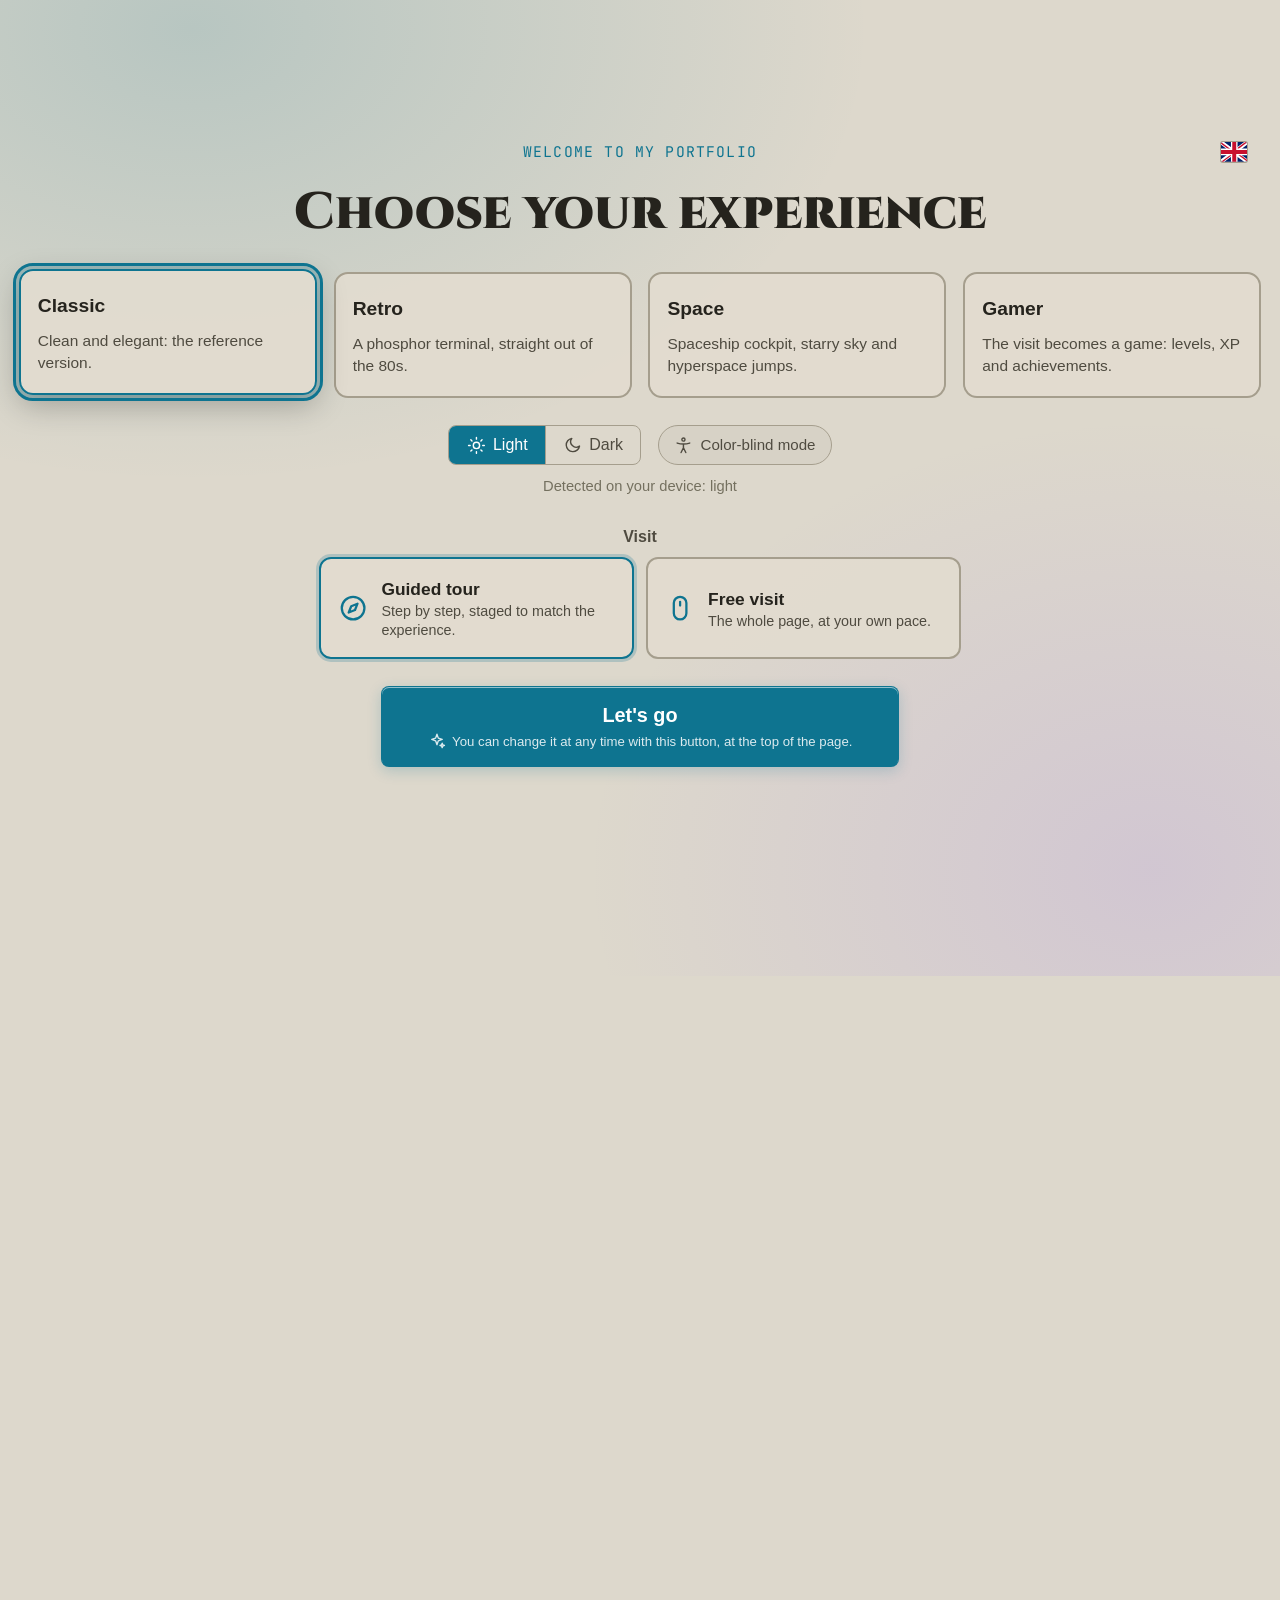
<file: index.html>
<!doctype html>
<html lang="fr">
<head>
<meta charset="utf-8">
<meta name="viewport" content="width=device-width, initial-scale=1">
<meta name="color-scheme" content="dark light">
<meta name="description" content="Portfolio de Pierre Bernard-Darmann, développeur full-stack orienté front-end et UX : du jeu vidéo VR à l'ERP web d'un groupe de distribution. Framework front maison, API PHP 8, PostgreSQL, UI/UX.">
<title>Pierre Bernard-Darmann - Développeur full-stack, front-end et UX</title>
<!-- Aperçu lors d'un partage (LinkedIn, messageries) : image à la racine, hors /assets/ bloqué par robots.txt -->
<link rel="canonical" href="https://frowards.github.io/">
<!-- Icône du site (photo) : à la racine, hors /assets/ bloqué par robots.txt -->
<link rel="icon" href="favicon.ico" sizes="16x16 32x32 48x48">
<link rel="icon" href="favicon-32.png" type="image/png" sizes="32x32">
<link rel="icon" href="favicon-192.png" type="image/png" sizes="192x192">
<link rel="apple-touch-icon" href="apple-touch-icon.png">
<meta property="og:type" content="website">
<meta property="og:url" content="https://frowards.github.io/">
<meta property="og:site_name" content="Pierre Bernard-Darmann">
<meta property="og:title" content="Pierre Bernard-Darmann - Développeur full-stack, front-end et UX">
<meta property="og:description" content="Du pixel à la base de données : un ERP web utilisé par 160+ magasins, design system, API PHP 8, PostgreSQL. Parcours, projets, CV et contact.">
<meta property="og:image" content="https://frowards.github.io/og-image.jpg">
<meta property="og:image:width" content="1200">
<meta property="og:image:height" content="627">
<meta property="og:image:alt" content="Page d'accueil du portfolio de Pierre Bernard-Darmann">
<meta property="og:locale" content="fr_FR">
<meta property="og:locale:alternate" content="en_US">
<meta name="twitter:card" content="summary_large_image">
<link rel="preconnect" href="https://fonts.googleapis.com">
<link rel="preconnect" href="https://fonts.gstatic.com" crossorigin>
<link href="https://fonts.googleapis.com/css2?family=Cinzel:wght@400;700;900&family=JetBrains+Mono:wght@400;600&family=VT323&family=Orbitron:wght@500;700;900&family=Exo+2:wght@400;500;600;700&family=Press+Start+2P&display=swap" rel="stylesheet">
<link rel="stylesheet" href="css/main.css">
<!-- Thème et expérience appliqués avant le premier affichage (script classique, bloquant) -->
<script src="js/boot/anti-flash.js"></script>
</head>
<body>

<!-- ================= MODE DALTONIEN : filtres de correction (css/features/a11y) =================
     Daltonisation : simulation Machado et al. (2009), erreur reportée sur les canaux
     perçus (Fidaner et al.). Une matrice par type, appliquée à toute la page. -->
<svg class="pb-cvd-filters" width="0" height="0" aria-hidden="true" focusable="false">
  <filter id="pb-cvd-deutan"><feColorMatrix type="matrix" values="1 0 0 0 0  0.1628 0.7250 0.1122 0 0  0.4547 -0.6454 1.1907 0 0  0 0 0 1 0"/></filter>
  <filter id="pb-cvd-protan"><feColorMatrix type="matrix" values="1 0 0 0 0  0.4789 0.4769 0.0442 0 0  0.5973 -0.6887 1.0914 0 0  0 0 0 1 0"/></filter>
  <filter id="pb-cvd-tritan"><feColorMatrix type="matrix" values="0.7412 -0.4072 0.6660 0 0  0.0751 0.5852 0.3397 0 0  0 0 1 0 0  0 0 0 1 0"/></filter>
</svg>

<!-- ================= FONDS ANIMÉS (particules, fluide WebGL) ================= -->
<canvas id="pb-particles" hidden aria-hidden="true"></canvas>
<canvas id="pb-fluid" hidden aria-hidden="true"></canvas>

<!-- ================= EN-TÊTE ================= -->
<header class="topbar">
  <div class="topbar-inner">
    <a class="brand" href="#haut">
      <span class="brand-name logo-text">Pierre Bernard-Darmann</span>
    </a>
    <div class="topbar-actions">
      <button type="button" class="toggle-btn" id="btn-mode" aria-label="Passer en mode clair">
        <svg data-icon="sun" class="mode-sun"></svg>
        <svg data-icon="moon" class="mode-moon" hidden></svg>
      </button>
      <button type="button" class="toggle-btn" id="btn-theme" data-i18n-aria="THEME.OPEN_ARIA" aria-label="Options d'affichage">
        <svg data-icon="settings"></svg>
      </button>
      <button type="button" class="toggle-btn" id="btn-lang" aria-label="Switch language"></button>
    </div>
  </div>
</header>

<!-- ================= OPTIONS D'AFFICHAGE (roue crantée du header) ================= -->
<div class="theme-panel" id="theme-panel" hidden>
  <div class="theme-panel__backdrop" data-close></div>
  <div class="theme-panel__card" role="dialog" aria-modal="true" aria-labelledby="theme-panel-title">
    <div class="theme-panel__head">
      <h3 id="theme-panel-title" data-i18n="THEME.TITLE">Options d'affichage</h3>
      <button type="button" class="toggle-btn" data-close data-i18n-aria="THEME.CLOSE" aria-label="Fermer">
        <svg data-icon="close"></svg>
      </button>
    </div>
    <div class="theme-panel__body">
      <label class="switch-row">
        <span data-i18n="THEME.MASCOT">Mascotte (Pierre et son dragon)</span>
        <span class="switch"><input type="checkbox" id="opt-mascot"><span class="track"></span></span>
      </label>
      <fieldset class="cvd-options">
        <legend data-i18n="THEME.CVD">Mode daltonien</legend>
        <div class="cvd-grid">
          <label class="cvd-opt">
            <input type="radio" name="cvd" value="off">
            <span class="cvd-opt__sw" aria-hidden="true"><i style="--c: #E53935"></i><i style="--c: #43A047"></i><i style="--c: #1E88E5"></i><i style="--c: #FDD835"></i></span>
            <span class="cvd-opt__name" data-i18n="THEME.CVD_OFF">Désactivé</span>
            <span class="cvd-opt__hint" data-i18n="THEME.CVD_OFF_HINT">Couleurs d'origine</span>
          </label>
          <label class="cvd-opt">
            <input type="radio" name="cvd" value="deutan">
            <span class="cvd-opt__sw" aria-hidden="true"><i style="--c: #E53935"></i><i style="--c: #43A047"></i></span>
            <span class="cvd-opt__name" data-i18n="THEME.CVD_DEUTAN">Deutéranopie</span>
            <span class="cvd-opt__hint" data-i18n="THEME.CVD_DEUTAN_HINT">Rouge et vert confondus, la plus courante</span>
          </label>
          <label class="cvd-opt">
            <input type="radio" name="cvd" value="protan">
            <span class="cvd-opt__sw" aria-hidden="true"><i style="--c: #E53935"></i><i style="--c: #43A047"></i></span>
            <span class="cvd-opt__name" data-i18n="THEME.CVD_PROTAN">Protanopie</span>
            <span class="cvd-opt__hint" data-i18n="THEME.CVD_PROTAN_HINT">Rouge et vert confondus, rouges assombris</span>
          </label>
          <label class="cvd-opt">
            <input type="radio" name="cvd" value="tritan">
            <span class="cvd-opt__sw" aria-hidden="true"><i style="--c: #1E88E5"></i><i style="--c: #FDD835"></i></span>
            <span class="cvd-opt__name" data-i18n="THEME.CVD_TRITAN">Tritanopie</span>
            <span class="cvd-opt__hint" data-i18n="THEME.CVD_TRITAN_HINT">Bleu et jaune confondus</span>
          </label>
        </div>
      </fieldset>
    </div>
  </div>
</div>

<main id="haut">

  <!-- ================= HÉROS ================= -->
  <section class="hero">
    <div class="wrap hero-grid">
      <div>
        <div class="hero-id">
          <img class="pb-photo hero-photo" src="assets/img/pierre.jpg" width="360" height="360" alt="Pierre Bernard-Darmann">
          <div class="hero-id__txt">
            <strong class="hero-name">Pierre Bernard-Darmann</strong>
            <span class="status-pill"><span class="status-dot" aria-hidden="true"></span><span data-i18n="HERO.STATUS">Ouvert aux nouvelles opportunités</span></span>
          </div>
        </div>
        <span class="eyebrow" data-i18n="HERO.EYEBROW">Développeur full-stack - Front-end et UX</span>
        <h1><span data-i18n="HERO.TITLE_1">Du pixel à la</span> <span class="logo-text" data-i18n="HERO.TITLE_2">base de données</span>.</h1>
        <p class="lead" data-i18n-html="HERO.LEAD">
          Formé au jeu vidéo, passé par la VR et les serious games, je conçois aujourd'hui
          l'ERP web d'un groupe de distribution, utilisé chaque jour par des centaines de personnes :
          interfaces, logique métier, API et bases de données. Et ce que je préfère,
          c'est la partie que l'on voit et que l'on touche : l'UX et l'UI.
        </p>
        <div class="hero-actions">
          <a class="btn btn-primary" href="#contact" data-i18n="HERO.BTN_CONTACT">Me contacter</a>
          <a class="btn btn-ghost" href="#ceres" data-i18n="HERO.BTN_WORK">Voir mon travail</a>
          <!-- CV : PDF ouvert dans un nouvel onglet (lecture, impression, téléchargement) ;
               adresse posée par Contact.hydrate, absente des sources (robots) -->
          <a class="btn btn-ghost" href="#contact" data-pb-contact="cv" target="_blank" rel="noopener nofollow">
            <svg data-icon="file-text"></svg>
            <span data-i18n="HERO.BTN_CV">Voir mon CV</span>
          </a>
        </div>
      </div>

      <!-- Élément signature : la fenêtre-lanceur, clin d'oeil aux écosystèmes
           d'applications que je construis au quotidien -->
      <div class="launcher-wrap">
        <canvas class="launcher-fx" aria-hidden="true"></canvas>
        <div class="launcher glass" role="img" data-i18n-aria="LAUNCH.ARIA" aria-label="Fenêtre d'application listant mes domaines : interfaces web, design system, API PHP, PostgreSQL, Delphi, expérience utilisateur">
          <div class="launcher-chrome">
            <span class="launcher-dots" aria-hidden="true"><span></span><span></span><span></span></span>
            <span class="launcher-title" data-i18n="LAUNCH.TITLE">mon-quotidien.app</span>
          </div>
          <div class="launcher-grid" aria-hidden="true">
            <div class="tile">
              <svg data-icon="monitor"></svg>
              <b data-i18n="LAUNCH.T1">Interfaces web</b><small data-i18n="LAUNCH.S1">130+ écrans métier</small>
            </div>
            <div class="tile">
              <svg data-icon="grid"></svg>
              <b>Design system</b><small data-i18n="LAUNCH.S2">30+ composants</small>
            </div>
            <div class="tile">
              <svg data-icon="php"></svg>
              <b>API PHP 8</b><small data-i18n="LAUNCH.S3">REST, sur mesure</small>
            </div>
            <div class="tile">
              <svg data-icon="postgresql"></svg>
              <b>PostgreSQL</b><small data-i18n="LAUNCH.S4">modélisation, audit</small>
            </div>
            <div class="tile">
              <svg data-icon="delphi"></svg>
              <b>Delphi</b><small data-i18n="LAUNCH.S5">outils historiques</small>
            </div>
            <div class="tile">
              <svg data-icon="user"></svg>
              <b>UI / UX</b><small data-i18n="LAUNCH.S6">de l'idée à l'écran</small>
            </div>
          </div>
          <div class="launcher-status" aria-hidden="true">
            <span data-i18n="LAUNCH.STATUS">6 domaines chargés</span>
            <span class="ok" data-i18n="LAUNCH.PROD">● en production</span>
          </div>
        </div>
      </div>
    </div>
  </section>

  <!-- ================= CERES ================= -->
  <section id="ceres" class="alt">
    <div class="wrap split">
      <div class="section-head reveal">
        <span class="eyebrow" data-i18n="CERES.EYEBROW">Projet principal</span>
        <div class="title-logo-row">
          <!-- Logo Ceres : image multicolore (fichier), pas une icône du registre -->
          <img class="ceres-logo" src="assets/img/ceres-logo.svg" alt="" aria-hidden="true">
          <h2 data-i18n-html="CERES.TITLE">Ceres : faire passer l'<span class="term" data-tip="TIP.ERP">ERP</span> d'un groupe de distribution au web</h2>
        </div>
        <p data-i18n-html="CERES.INTRO">
          Chez le Groupe Blachère, acteur national de la distribution de fruits et légumes
          avec plus de 160 magasins (Mangeons Frais, Provenc'Halles et d'autres enseignes),
          je suis à l'initiative de la migration de l'ERP interne : des applications Delphi
          vers Ceres, une plateforme web moderne, de la proposition à la mise en œuvre en
          passant par la conception. Achats, tarifs, prévisions, logistique, facturation,
          supervision : plus de 130 écrans métier, construits sur un framework maison dont
          j'ai co-élaboré les logiques de création, et dont environ 90 % de l'interface est
          de ma main, du design au code.
        </p>
      </div>

      <div class="section-body">
        <!-- Mini-graphiques des indicateurs : chaque tracé est propre à son KPI et
             animé en CSS (stats.css) ; illustrations uniques, gardées en ligne -->
        <div class="stats reveal">
          <div class="stat glass">
            <div class="stat-top"><b>130+</b>
              <svg class="stat-viz" viewBox="0 0 64 28" aria-hidden="true">
                <path class="viz-area" d="M2 24 L12 20 L22 21 L32 14 L42 12 L52 8 L62 4 V26 H2 Z"/>
                <path class="viz-line" d="M2 24 L12 20 L22 21 L32 14 L42 12 L52 8 L62 4"/>
              </svg>
            </div>
            <span data-i18n="CERES.STAT_1">écrans métier, et plus de 100 onglets</span>
          </div>
          <div class="stat glass">
            <div class="stat-top"><b>30+</b>
              <svg class="stat-viz" viewBox="0 0 64 28" aria-hidden="true"><g class="viz-bars">
                  <rect x="4" y="16" width="7" height="10" rx="1.5"/>
                  <rect x="15" y="12" width="7" height="14" rx="1.5"/>
                  <rect x="26" y="18" width="7" height="8" rx="1.5"/>
                  <rect x="37" y="8" width="7" height="18" rx="1.5"/>
                  <rect x="48" y="4" width="7" height="22" rx="1.5"/>
              </g></svg>
            </div>
            <span data-i18n="CERES.STAT_2">composants réutilisables du design system</span>
          </div>
          <div class="stat glass">
            <div class="stat-top"><b>2</b>
              <svg class="stat-viz stat-viz--donut" viewBox="0 0 28 28" aria-hidden="true">
                <circle class="viz-donut-track" cx="14" cy="14" r="10"/>
                <circle class="viz-donut-seg" cx="14" cy="14" r="10" transform="rotate(-90 14 14)"/>
              </svg>
            </div>
            <span data-i18n="CERES.STAT_3">langues gérées nativement (FR / EN)</span>
          </div>
          <div class="stat glass" data-tip="TIP.STAT0">
            <div class="stat-top"><b>0</b>
              <svg class="stat-viz" viewBox="0 0 64 28" aria-hidden="true">
                <path class="viz-line viz-flat" d="M2 22 L62 22"/>
              </svg>
            </div>
            <span data-i18n="CERES.STAT_4">framework front externe : tout est maison</span>
          </div>
        </div>

        <div class="cards">
          <div class="card glass reveal">
            <svg data-icon="file-text"></svg>
            <h3 data-i18n="CERES.CARD_1_T" data-tip="TIP.FRAMEWORK">Architecture front</h3>
            <p data-i18n-html="CERES.CARD_1_P">Co-conception d'un framework en JavaScript natif (modules ES) : routage, composants, cache, gestion des droits, internationalisation, versioning et déploiement par page.</p>
          </div>
          <div class="card glass reveal fav">
            <svg data-icon="focus"></svg>
            <!-- Cœur « liquide » : illustration animée (vague découpée par un clipPath
                 dont l'id doit être unique dans la page), gardée en ligne -->
            <span class="fav-badge" data-tip="FAV.BADGE" data-i18n-aria="FAV.BADGE" aria-label="Ce que je préfère" role="img"><svg viewBox="0 1.25 24 24" aria-hidden="true"><defs><clipPath id="favclip-a"><path d="M12 21s-7.5-4.6-9.5-9.2C1.2 8.6 3.4 5.5 6.5 5.5c2 0 3.7 1.2 5.5 3.2 1.8-2 3.5-3.2 5.5-3.2 3.1 0 5.3 3.1 4 6.3C19.5 16.4 12 21 12 21z"/></clipPath></defs><path class="fav-heart-outline" d="M12 21s-7.5-4.6-9.5-9.2C1.2 8.6 3.4 5.5 6.5 5.5c2 0 3.7 1.2 5.5 3.2 1.8-2 3.5-3.2 5.5-3.2 3.1 0 5.3 3.1 4 6.3C19.5 16.4 12 21 12 21z"/><g clip-path="url(#favclip-a)"><g class="fav-liquid-bob"><path class="fav-liquid" d="M0 12.8 Q3 9.6 6 12.8 T12 12.8 T18 12.8 T24 12.8 T30 12.8 T36 12.8 T42 12.8 T48 12.8 V26 H0 Z"/></g></g></svg></span>
            <h3 data-i18n="CERES.CARD_2_T">UI / UX de bout en bout</h3>
            <p data-i18n-html="CERES.CARD_2_P">Environ 90 % de l'interface de Ceres, du design au code : design system, système de thèmes très poussé (effets de fond animés, fluide WebGL, fonds de page, décorations, thèmes d'événements, export / import) et bien plus encore. Le panneau de personnalisation de ce site (roue crantée en haut à droite) en reprend les grandes idées : essayez-le !</p>
          </div>
          <div class="card glass reveal">
            <svg data-icon="terminal"></svg>
            <h3 data-i18n="CERES.CARD_3_T">API et logique métier</h3>
            <p data-i18n-html="CERES.CARD_3_P">Une large part du back-end : API REST en PHP 8, routage par attributs, couche Entity / Repository, authentification, multi-société, génération de PDF.</p>
          </div>
          <div class="card glass reveal">
            <svg data-icon="database"></svg>
            <h3 data-i18n="CERES.CARD_4_T">Bases de données</h3>
            <p data-i18n-html="CERES.CARD_4_P">Participation à la conception de la base PostgreSQL et création de tables pour les nouvelles fonctionnalités, requêtes complexes, journaux d'audit, et dialogue avec l'ERP Oracle historique du groupe.</p>
          </div>
          <div class="card glass reveal">
            <svg data-icon="list"></svg>
            <h3 data-i18n="CERES.CARD_5_T">Intégrations</h3>
            <p data-i18n-html="CERES.CARD_5_P">Connexion de la plateforme à son écosystème : ERP Oracle, caisses des magasins, outils décisionnels, et collaboration avec des partenaires comme Yooz, Evoliz ou Carrefour - API, échanges et gestion de fichiers.</p>
          </div>
          <div class="card glass reveal">
            <svg data-icon="cart"></svg>
            <h3 data-i18n="CERES.CARD_8_T">Portail de commandes des magasins</h3>
            <p data-i18n-html="CERES.CARD_8_P">Front repris seul : évolutions, passage sous Git, déploiement automatisé. Une bonne partie du back refaite, dont la correction de lenteurs qui allaient jusqu'à 17 secondes de chargement.</p>
          </div>
          <div class="card glass reveal">
            <svg data-icon="shield-check"></svg>
            <h3 data-i18n="CERES.CARD_6_T" data-tip="TIP.HA">Production et fiabilité</h3>
            <p data-i18n-html="CERES.CARD_6_P">Participation au déploiement et au suivi en production : conteneurs Docker, haute disponibilité, supervision, analyse et résolution d'incidents.</p>
          </div>
          <div class="card glass reveal">
            <svg data-icon="presentation"></svg>
            <h3 data-i18n="CERES.CARD_7_T">Organisation et transmission</h3>
            <p data-i18n-html="CERES.CARD_7_P">Mise en place d'un Trello pour répartir les tâches et savoir qui fait quoi, encadrement de stagiaires, ateliers de présentation et de formation des utilisateurs pour tous les pôles du groupe : comptabilité, acheteurs, direction, logistique. Prochaine étape : encadrer une équipe.</p>
          </div>
        </div>
      </div>
    </div>
  </section>

  <!-- ================= PARCOURS ================= -->
  <section id="parcours">
    <div class="wrap split">
      <div class="section-head reveal">
        <span class="eyebrow" data-i18n="TL.EYEBROW">Parcours</span>
        <h2 data-i18n="TL.TITLE">Trois univers, un même métier : construire</h2>
        <p data-i18n="TL.INTRO">Du moteur de jeu aux outils d'entreprise, chaque étape m'a appris une façon différente de créer du logiciel qui sert vraiment ses utilisateurs.</p>
      </div>

      <div class="section-body">
        <div class="timeline">
          <div class="tl-item now reveal">
            <span class="tl-date" data-i18n="TL.T1_DATE">Mai 2025 - aujourd'hui</span>
            <h3 data-i18n="TL.T1_TITLE">Analyste programmeur - CDI</h3>
            <div class="tl-org"><a href="https://www.groupe-blachere.com/" target="_blank" rel="noopener" data-i18n="TL.T1_ORG">Groupe Blachère - DSI F&amp;L, Châteaurenard (13), distribution de fruits et légumes, plus de 160 magasins (Mangeons Frais, Provenc'Halles, entre autres)</a></div>
            <ul>
              <li data-i18n-html="TL.T1_L1">À l'initiative de la migration de l'ERP interne, d'applications Delphi vers Ceres, une plateforme web moderne : proposition, conception, mise en œuvre.</li>
              <li data-i18n-html="TL.T1_L2">Environ 90 % de l'interface de Ceres, du design au code : plus de 130 écrans métier et 100 onglets, design system, système de thèmes et bien plus encore.</li>
              <li data-i18n-html="TL.T1_L3">Une large part du back : API REST en PHP 8, conception de la base PostgreSQL, intégrations (ERP Oracle, caisses des magasins, Yooz, Evoliz, Carrefour).</li>
              <li data-i18n-html="TL.T1_L4">Portail de commandes des magasins : front repris seul (évolutions, passage sous Git, déploiement automatisé) et une bonne partie du back refaite, dont des lenteurs corrigées (jusqu'à 17 s de chargement).</li>
              <li data-i18n-html="TL.T1_L5">Organisation de l'équipe avec un Trello pour répartir les tâches, encadrement de stagiaires, ateliers de formation des utilisateurs pour tous les pôles (comptabilité, acheteurs, direction, logistique).</li>
              <li data-i18n="TL.T1_L6">Maintenance des applications Delphi historiques et mise en production : Docker, haute disponibilité, supervision, résolution d'incidents.</li>
            </ul>
          </div>
          <div class="tl-item reveal">
            <span class="tl-date">2023 - 2025</span>
            <h3 data-i18n="TL.T5_TITLE">Projet entrepreneurial : création d'une salle de réalité virtuelle</h3>
            <div class="tl-org"><a href="https://www.bge.asso.fr/" target="_blank" rel="noopener" data-i18n="TL.T5_ORG">Accompagné par la B.G.E - certification « Construire et conduire un projet entrepreneurial » (2023)</a></div>
            <p data-i18n="TL.T5_P">Un projet d'entreprise mené de bout en bout : étude de marché, business plan, montage financier, démarches juridiques. Une autre façon de construire, côté entreprise cette fois.</p>
          </div>
          <div class="tl-item reveal">
            <span class="tl-date">2021 - 2023</span>
            <h3 data-i18n="TL.T2_TITLE">Technicien support informatique et digital</h3>
            <div class="tl-org"><a href="https://capvr.fr/" target="_blank" rel="noopener" data-i18n="TL.T2_ORG">Cap'VR - salle de jeux en réalité virtuelle</a></div>
            <ul>
              <li data-i18n="TL.T2_L1">Refonte et entretien des sites web de l'entreprise (WordPress).</li>
              <li data-i18n="TL.T2_L2">Développement sous Unity d'une application de présentation des jeux VR aux clients.</li>
              <li data-i18n="TL.T2_L3">Gestion du parc informatique : montage, réparation et maintenance des machines.</li>
            </ul>
          </div>
          <div class="tl-item reveal">
            <span class="tl-date">2020</span>
            <h3 data-i18n-html="TL.T3_TITLE">Programmeur <span class="term" data-tip="TIP.SERIOUS">serious game</span></h3>
            <div class="tl-org"><a href="https://imascience.com/" target="_blank" rel="noopener" data-i18n="TL.T3_ORG">Imascience (ex-Com par l'image) - studio de serious games</a></div>
            <ul>
              <li data-i18n-html="TL.T3_L1">Digirail (SNCF) : simulateur de conduite de train en VR, calculs de vitesses et de freinage, contrôleurs physiques sur mesure.</li>
              <li data-i18n-html="TL.T3_L2">Sanofi Pasteur : showroom interactif de sensibilisation à la vaccination, avec contrôleurs Phidgets.</li>
              <li data-i18n-html="TL.T3_L3">Sanofi : visite d'usine en VR, du scénario à l'intégration de l'UI, des modèles 3D et des animations.</li>
              <li data-i18n-html="TL.T3_L4">Les Forges de la Hunaudière : application mobile multiplateforme avec QR codes, GPS et vidéos 360°.</li>
            </ul>
          </div>
          <div class="tl-item reveal">
            <span class="tl-date">2015 - 2019</span>
            <h3 data-i18n="TL.T4_TITLE">Master Analyste Programmeur Jeux Vidéo</h3>
            <div class="tl-org"><a href="https://www.creajeux.fr/" target="_blank" rel="noopener" data-i18n="TL.T4_ORG">Créajeux - école du jeu vidéo, Nîmes</a></div>
            <p data-i18n="TL.T4_P">Programmation C, C++ et C#, moteurs de jeu (Unity), gameplay, calculs de collisions, gestion de la 3D, déclenchement d'animations - projets en équipe dans les conditions d'un studio.</p>
          </div>
        </div>
      </div>
    </div>
  </section>

  <!-- ================= COMPÉTENCES ================= -->
  <section id="competences" class="alt">
    <div class="wrap split">
      <div class="section-head reveal">
        <span class="eyebrow" data-i18n="NAV.SKILLS">Compétences</span>
        <h2 data-i18n="SK.TITLE">Une boîte à outils complète</h2>
        <p data-i18n-html="SK.INTRO">Je couvre toute la chaîne : de la maquette à la base de données, en passant par l'API et le déploiement - avec une préférence assumée pour l'interface et l'expérience utilisateur.</p>
      </div>
      <div class="section-body">
        <div class="skills">
          <div class="skill-group glass reveal fav">
            <!-- Cœur « liquide » : voir le premier badge (id du clipPath distinct) -->
            <span class="fav-badge" data-tip="FAV.BADGE" data-i18n-aria="FAV.BADGE" aria-label="Ce que je préfère" role="img"><svg viewBox="0 1.25 24 24" aria-hidden="true"><defs><clipPath id="favclip-b"><path d="M12 21s-7.5-4.6-9.5-9.2C1.2 8.6 3.4 5.5 6.5 5.5c2 0 3.7 1.2 5.5 3.2 1.8-2 3.5-3.2 5.5-3.2 3.1 0 5.3 3.1 4 6.3C19.5 16.4 12 21 12 21z"/></clipPath></defs><path class="fav-heart-outline" d="M12 21s-7.5-4.6-9.5-9.2C1.2 8.6 3.4 5.5 6.5 5.5c2 0 3.7 1.2 5.5 3.2 1.8-2 3.5-3.2 5.5-3.2 3.1 0 5.3 3.1 4 6.3C19.5 16.4 12 21 12 21z"/><g clip-path="url(#favclip-b)"><g class="fav-liquid-bob"><path class="fav-liquid" d="M0 12.8 Q3 9.6 6 12.8 T12 12.8 T18 12.8 T24 12.8 T30 12.8 T36 12.8 T42 12.8 T48 12.8 V26 H0 Z"/></g></g></svg></span>
            <h3 data-i18n="SK.G1">Front et UX</h3>
            <div class="chips">
              <span class="chip"><svg data-icon="javascript"></svg>JavaScript (ES modules)</span>
              <span class="chip"><svg data-icon="pen"></svg>UI / UX design</span>
              <span class="chip"><svg data-icon="html5"></svg>HTML / CSS / SCSS</span>
              <span class="chip" data-tip="TIP.DS"><svg data-icon="grid"></svg>Design system</span>
              <span class="chip"><svg data-icon="accessibility"></svg><span data-i18n="SK.CHIP_A11Y">Accessibilité</span></span>
              <span class="chip" data-tip="TIP.I18N"><svg data-icon="globe"></svg>i18n</span>
              <span class="chip" data-tip="TIP.PWA"><svg data-icon="pwa"></svg>PWA</span>
            </div>
          </div>
          <div class="skill-group glass reveal">
            <h3 data-i18n="SK.G2">Back et données</h3>
            <div class="chips">
              <span class="chip"><svg data-icon="php"></svg>PHP 8</span>
              <span class="chip" data-tip="TIP.PGSQL"><svg data-icon="postgresql"></svg>PostgreSQL</span>
              <span class="chip" data-tip="TIP.API"><svg data-icon="transfer"></svg>API REST</span>
              <span class="chip" data-tip="TIP.ORACLE"><svg data-icon="oracle"></svg>Oracle (SQL)</span>
              <span class="chip"><svg data-icon="mysql"></svg>MySQL</span>
              <span class="chip"><svg data-icon="dbeaver"></svg>pgAdmin / DBeaver</span>
              <span class="chip"><svg data-icon="file"></svg><span data-i18n="SK.CHIP_PDF">Génération PDF</span></span>
            </div>
          </div>
          <div class="skill-group glass reveal">
            <h3 data-i18n="SK.G3">Autres langages</h3>
            <div class="chips">
              <span class="chip"><svg data-icon="dotnet"></svg>C# / .NET</span>
              <span class="chip" data-tip="TIP.DELPHI"><svg data-icon="delphi"></svg>Delphi / Pascal</span>
              <span class="chip"><svg data-icon="c"></svg>C</span>
              <span class="chip"><svg data-icon="cplusplus"></svg>C++</span>
              <span class="chip"><svg data-icon="python"></svg>Python</span>
              <span class="chip"><svg data-icon="nodejs"></svg><span data-i18n="SK.CHIP_NODE">Node.js</span></span>
              <span class="chip" data-tip="TIP.AHK"><svg data-icon="autohotkey"></svg>AutoHotkey</span>
            </div>
          </div>
          <div class="skill-group glass reveal">
            <h3 data-i18n="SK.G4">Environnements</h3>
            <div class="chips">
              <span class="chip"><svg data-icon="github"></svg>Git / GitHub</span>
              <span class="chip" data-tip="TIP.DOCKER"><svg data-icon="docker"></svg>Docker</span>
              <span class="chip"><svg data-icon="linux"></svg><span data-i18n="SK.CHIP_LINUX">Linux (prod)</span></span>
              <span class="chip"><svg data-icon="apache"></svg>Apache</span>
              <span class="chip" data-tip="TIP.MREMOTE"><svg data-icon="server"></svg><span data-i18n="SK.CHIP_MREMOTE">mRemoteNG (multi-serveurs)</span></span>
              <span class="chip" data-tip="TIP.DEVEXPRESS"><svg data-icon="devexpress"></svg>DevExpress</span>
              <span class="chip"><svg data-icon="claude"></svg><span data-i18n="SK.CHIP_CLAUDE">Claude Code (dev assisté par IA)</span></span>
              <span class="chip" data-tip="TIP.UNITY"><svg data-icon="unity"></svg>Unity</span>
              <span class="chip"><svg data-icon="oculus"></svg>VR (Oculus, Vive)</span>
            </div>
          </div>
        </div>
      </div>
    </div>
  </section>

  <!-- ================= PROJETS PERSOS ================= -->
  <section id="projets">
    <div class="wrap split">
      <div class="section-head reveal">
        <span class="eyebrow" data-i18n="PJ.EYEBROW">À côté</span>
        <h2 data-i18n="PJ.TITLE">Projets personnels</h2>
        <p data-i18n="PJ.INTRO">Construire ne s'arrête pas au bureau : applications web, outils et bots développés sur mon temps libre.</p>
      </div>
      <div class="section-body">
        <!-- Frise serpentine : rangée 1 de gauche à droite, virage, rangée 2 en sens inverse -->
        <div class="pj-road reveal">
          <div class="pj-row">
            <div class="pj-stop">
              <span class="pj-dot" aria-hidden="true"></span>
              <span class="tag" data-i18n="PJ.TAG_3">2021 - Bot</span>
              <h3>TwiceTargets</h3>
              <p data-i18n="PJ.P3">Bot Discord complet développé pour une association : commandes, automatisations et gestion de communauté.</p>
            </div>
            <div class="pj-stop">
              <span class="pj-dot" aria-hidden="true"></span>
              <span class="tag" data-i18n="PJ.TAG_4">2022 - Windows</span>
              <h3 data-i18n="PJ.P4_T">Contrôle de tablette depuis le PC</h3>
              <p data-i18n="PJ.P4">Application Windows pour piloter une tablette directement depuis son PC : écran, saisie et actions à distance, sans lâcher son clavier.</p>
            </div>
            <div class="pj-stop">
              <span class="pj-dot" aria-hidden="true"></span>
              <span class="tag">2023 - Unity</span>
              <h3>PresCapVR</h3>
              <p data-i18n="PJ.P2">Application PC de présentation interactive d'un catalogue de jeux VR, utilisée directement en salle avec les clients.</p>
            </div>
            <div class="pj-stop">
              <span class="pj-dot" aria-hidden="true"></span>
              <span class="tag" data-i18n="PJ.TAG_6">2024 - Windows</span>
              <h3 data-i18n="PJ.P6_T">Renommage de factures en masse</h3>
              <p data-i18n="PJ.P6">Logiciel de renommage de fichiers en masse pour la comptabilité : un fichier Excel de correspondances clients pilote le renommage automatique des factures.</p>
            </div>
          </div>
          <div class="pj-row pj-row--back">
            <div class="pj-stop">
              <span class="pj-dot" aria-hidden="true"></span>
              <span class="tag" data-i18n="PJ.TAG_5">2024 - Windows</span>
              <h3 data-i18n="PJ.P5_T">Automatisations en blueprint</h3>
              <p data-i18n="PJ.P5">Outil de création d'automatisations par blueprints visuels : des noeuds à relier entre eux, des liaisons de macros et des déclencheurs - automatiser son poste sans écrire une ligne de code.</p>
            </div>
            <div class="pj-stop">
              <span class="pj-dot" aria-hidden="true"></span>
              <span class="tag" data-i18n="PJ.TAG_1">2025 - Web</span>
              <h3>FroZone VR</h3>
              <p data-i18n="PJ.P1">Conception et développement complet du site vitrine d'une salle de réalité virtuelle, en HTML et CSS sur mesure.</p>
            </div>
            <div class="pj-stop">
              <span class="pj-dot" aria-hidden="true"></span>
              <span class="tag" data-i18n="PJ.TAG_0">2026 - Web</span>
              <h3>Frodget</h3>
              <p data-i18n-html="PJ.P0">Application web conçue et développée seul (JavaScript natif, Node.js, PostgreSQL) : un budget avec objectifs d'épargne et saisie par dictée vocale, un carnet de recettes partageable, des jeux en ligne et bien plus encore.</p>
            </div>
          </div>
          <span class="pj-turn" aria-hidden="true"></span>
        </div>
      </div>
    </div>
  </section>

  <!-- ================= PHILOSOPHIE ================= -->
  <section id="philosophie" class="alt">
    <div class="wrap split">
      <div class="section-head reveal">
        <span class="eyebrow" data-i18n="PH.EYEBROW">Philosophie</span>
        <h2 data-i18n="PH.TITLE">Le code est au service de ceux qui l'utilisent</h2>
        <p data-i18n-html="PH.INTRO">En tant que développeur, je ne travaille pas pour la machine : je travaille pour les personnes qui vont cliquer, chercher, se tromper, recommencer. Tout ce que je construis part de là.</p>
      </div>
      <div class="section-body">
        <div class="cards">
          <div class="card glass reveal">
            <svg data-icon="heart"></svg>
            <h3 data-i18n="PH.C1_T">Au service des utilisateurs</h3>
            <p data-i18n-html="PH.C1_P">Un site ou une application réussis n'ont pas besoin de manuel : tout doit être facile et instinctif à utiliser. Si l'utilisateur doit réfléchir à l'outil au lieu de son travail, c'est à moi de revoir ma copie.</p>
          </div>
          <div class="card glass reveal">
            <svg data-icon="refresh"></svg>
            <h3 data-i18n="PH.C2_T">Faire, refaire, façonner</h3>
            <p data-i18n-html="PH.C2_P">Il ne faut pas avoir peur de faire et refaire plusieurs fois les mêmes choses : chaque passage affine la forme. Une bonne interface n'est pas trouvée du premier coup, elle est façonnée.</p>
          </div>
          <div class="card glass reveal">
            <svg data-icon="sparkles"></svg>
            <h3 data-i18n="PH.C3_T">Mon plaisir coupable</h3>
            <p data-i18n-html="PH.C3_P">Glisser un peu de fun dans mes applications pour les rendre plus attrayantes : un détail animé, une touche de personnalité, une surprise bien cachée - sans jamais rompre avec le côté professionnel.</p>
          </div>
        </div>
      </div>
    </div>
  </section>

  <!-- ================= CONTACT ================= -->
  <section id="contact">
    <div class="wrap">
      <div class="contact-card glass reveal">
        <div>
          <div class="contact-id">
            <img class="pb-photo contact-photo" src="assets/img/pierre.jpg" width="360" height="360" alt="" loading="lazy">
            <span class="eyebrow">Contact</span>
          </div>
          <h2 data-i18n="CT.TITLE">Envie d'en discuter ?</h2>
          <p data-i18n="CT.P">Un projet, une équipe à encadrer, une question sur mon parcours : écrivez-moi, je réponds volontiers.</p>
          <!-- CV : sous l'invitation, avant le formulaire ; adresse posée par Contact.hydrate -->
          <a class="btn btn-ghost contact-cv" href="#contact" data-pb-contact="cv" target="_blank" rel="noopener nofollow">
            <svg data-icon="file-text"></svg>
            <span data-i18n="CT.CV">Télécharger mon CV (PDF)</span>
          </a>
          <!-- Formulaire de contact : envoyé par e-mail via Web3Forms (js/features/contact/ContactForm.js) -->
          <form class="contact-form" id="contact-form" novalidate>
            <div class="cf-row">
              <label class="cf-field">
                <span data-i18n="CT.F_NAME">Nom</span>
                <input type="text" name="name" autocomplete="name" required maxlength="100" data-i18n-placeholder="CT.F_NAME_PH" placeholder="Votre nom">
              </label>
              <label class="cf-field">
                <span data-i18n="CT.F_EMAIL">E-mail</span>
                <input type="email" name="email" autocomplete="email" required maxlength="150" data-i18n-placeholder="CT.F_EMAIL_PH" placeholder="vous@exemple.com">
              </label>
            </div>
            <label class="cf-field">
              <span data-i18n="CT.F_MESSAGE">Message</span>
              <textarea name="message" rows="5" required maxlength="5000" data-i18n-placeholder="CT.F_MESSAGE_PH" placeholder="Bonjour Pierre, ..."></textarea>
            </label>
            <input type="checkbox" name="botcheck" class="cf-trap" tabindex="-1" autocomplete="off" aria-hidden="true">
            <div class="cf-actions">
              <button type="submit" class="btn btn-primary">
                <svg data-icon="mail"></svg>
                <span data-i18n="CT.F_SEND">Envoyer</span>
              </button>
              <p class="cf-status" data-cf-status role="status" aria-live="polite"></p>
            </div>
          </form>
        </div>
        <ul class="contact-list">
          <li>
            <a href="#contact" data-pb-contact="mail">
              <svg data-icon="mail"></svg>
              <span data-pb-contact-text>E-mail</span>
            </a>
          </li>
          <li>
            <a href="#contact" data-pb-contact="tel">
              <svg data-icon="phone"></svg>
              <span data-pb-contact-text>Téléphone</span>
            </a>
          </li>
          <li>
            <a href="https://www.linkedin.com/in/pierre-bernard-darmann/" rel="me noopener" target="_blank">
              <svg data-icon="linkedin-square"></svg>
              LinkedIn - Pierre Bernard-Darmann
            </a>
          </li>
          <li>
            <a href="https://www.openstreetmap.org/?mlat=43.9439&mlon=4.6806#map=6/43.944/4.681" target="_blank" rel="noopener">
              <svg data-icon="map-pin"></svg>
              <span data-i18n="CT.LOC">Saze (30), France</span>
            </a>
          </li>
          <li>
            <span class="plain">
              <svg data-icon="id-card"></svg>
              <span data-i18n-html="CT.NAT">Nationalités française et belge</span>
            </span>
          </li>
          <li class="avail">
            <span class="plain">
              <svg data-icon="globe"></svg>
              <span data-i18n="CT.AVAIL">Ouvert aux opportunités en :</span>
            </span>
            <ul class="avail-countries">
              <li><span data-flag="fr"></span><span data-i18n="CT.C_FR">France</span></li>
              <li><span data-flag="be"></span><span data-i18n="CT.C_BE">Belgique</span></li>
              <li><span data-flag="lu"></span><span data-i18n="CT.C_LU">Luxembourg</span></li>
              <li><span data-flag="ca"></span><span data-i18n="CT.C_CA">Canada</span></li>
              <li><span data-flag="us"></span><span data-i18n="CT.C_US">États-Unis</span></li>
            </ul>
          </li>
        </ul>
      </div>
      <!-- Mesure d'audience : affichée par StatsNotice si elle est en service -->
      <details class="stats-notice" id="stats-notice" hidden>
        <summary data-i18n="STATS.TITLE">Mesure d'audience anonyme</summary>
        <p data-i18n="STATS.TEXT"></p>
        <label class="switch-row">
          <span data-i18n="STATS.ALLOW">Autoriser la mesure sur cet appareil</span>
          <span class="switch"><input type="checkbox"><span class="track"></span></span>
        </label>
      </details>
    </div>
  </section>
</main>

<!-- ================= PIED DE PAGE ================= -->
<footer>
  <div class="wrap">
    Pierre Bernard-Darmann - <span id="annee">2026</span>. <span data-i18n="FOOT.TEXT">Site conçu et développé sans framework.</span>
  </div>
</footer>

<!-- Point d'entrée de l'application (modules ES, exécutés une fois la page analysée) -->
<script type="module" src="js/main.js"></script>

</body>
</html>
</file>
<file: css/main.css>
/* ==========================================================================
   Portfolio - feuille principale
   Importe toutes les feuilles dans l'ordre de la cascade :
   jetons -> thèmes -> base -> composants -> sections -> fonctionnalités.
   L'ordre compte : une feuille peut affiner celles qui la précèdent.
   ========================================================================== */

/* Jetons et palettes */
@import url("base/variables.css");
@import url("themes/dark.css");
@import url("themes/light.css");

/* Base : remise à zéro, typographie, icônes, mise en page */
@import url("base/reset.css");
@import url("base/typography.css");
@import url("base/icons.css");
@import url("base/layout.css");
@import url("base/utilities.css");

/* Composants réutilisables */
@import url("components/toggle-button.css");
@import url("components/tooltip.css");
@import url("components/button.css");
@import url("components/card.css");
@import url("components/chip.css");
@import url("components/launcher.css");
@import url("components/toast.css");
@import url("components/segmented.css");
@import url("components/switch.css");

/* Panneau de personnalisation du thème */
@import url("features/theme-panel/panel.css");
@import url("features/theme-panel/looks.css");

/* Sections de la page */
@import url("sections/hero.css");
@import url("sections/section.css");
@import url("sections/stats.css");
@import url("sections/ceres.css");
@import url("sections/cards.css");
@import url("sections/favorite.css");
@import url("sections/timeline.css");
@import url("sections/skills.css");
@import url("sections/projects.css");
@import url("sections/contact.css");
@import url("sections/contact-form.css");
@import url("sections/footer.css");
@import url("sections/photo.css");

/* Ambiance : fluide, fonds de page, décorations des cartes */
@import url("features/ambience/fluid.css");
@import url("features/ambience/page-background.css");
@import url("features/ambience/decorations.css");

/* En-tête */
@import url("sections/header.css");

/* Expériences : écran d'accueil, transitions, finitions Rétro / Spatial / Gamer */
@import url("features/experience/welcome.css");
@import url("features/experience/welcome-previews.css");
@import url("features/experience/transitions.css");
@import url("features/experience/hud.css");
@import url("features/experience/toasts.css");
@import url("features/experience/retro.css");
@import url("features/experience/future.css");
@import url("features/experience/gamer.css");
@import url("features/experience/adjustments.css");
@import url("features/experience/welcome-live-preview.css");
@import url("features/experience/welcome-space.css");
@import url("features/experience/welcome-compact.css");
@import url("features/experience/welcome-stable.css");

/* Visite guidée : mise en page, barre, transitions, espace et cockpit */
@import url("features/tour/layout.css");
@import url("features/tour/tourbar.css");
@import url("features/tour/transitions.css");
@import url("features/tour/space.css");
@import url("features/tour/warp.css");
@import url("features/tour/cockpit.css");
@import url("features/tour/space-light.css");

/* Mascotte */
@import url("features/mascot/mascot.css");
@import url("features/mascot/bubble.css");
@import url("features/mascot/pet.css");
@import url("features/mascot/experiences.css");

/* Conseil d'orientation (téléphone en paysage) */
@import url("features/orientation/hint.css");

/* Sommaire flottant (remplace la navigation du header) */
@import url("features/toc/toc.css");

/* Mesure d'audience : note d'information */
@import url("features/stats/notice.css");

/* Mode daltonien (en dernier : remplace les couleurs des expériences) */
@import url("features/a11y/colorblind.css");
</file>
